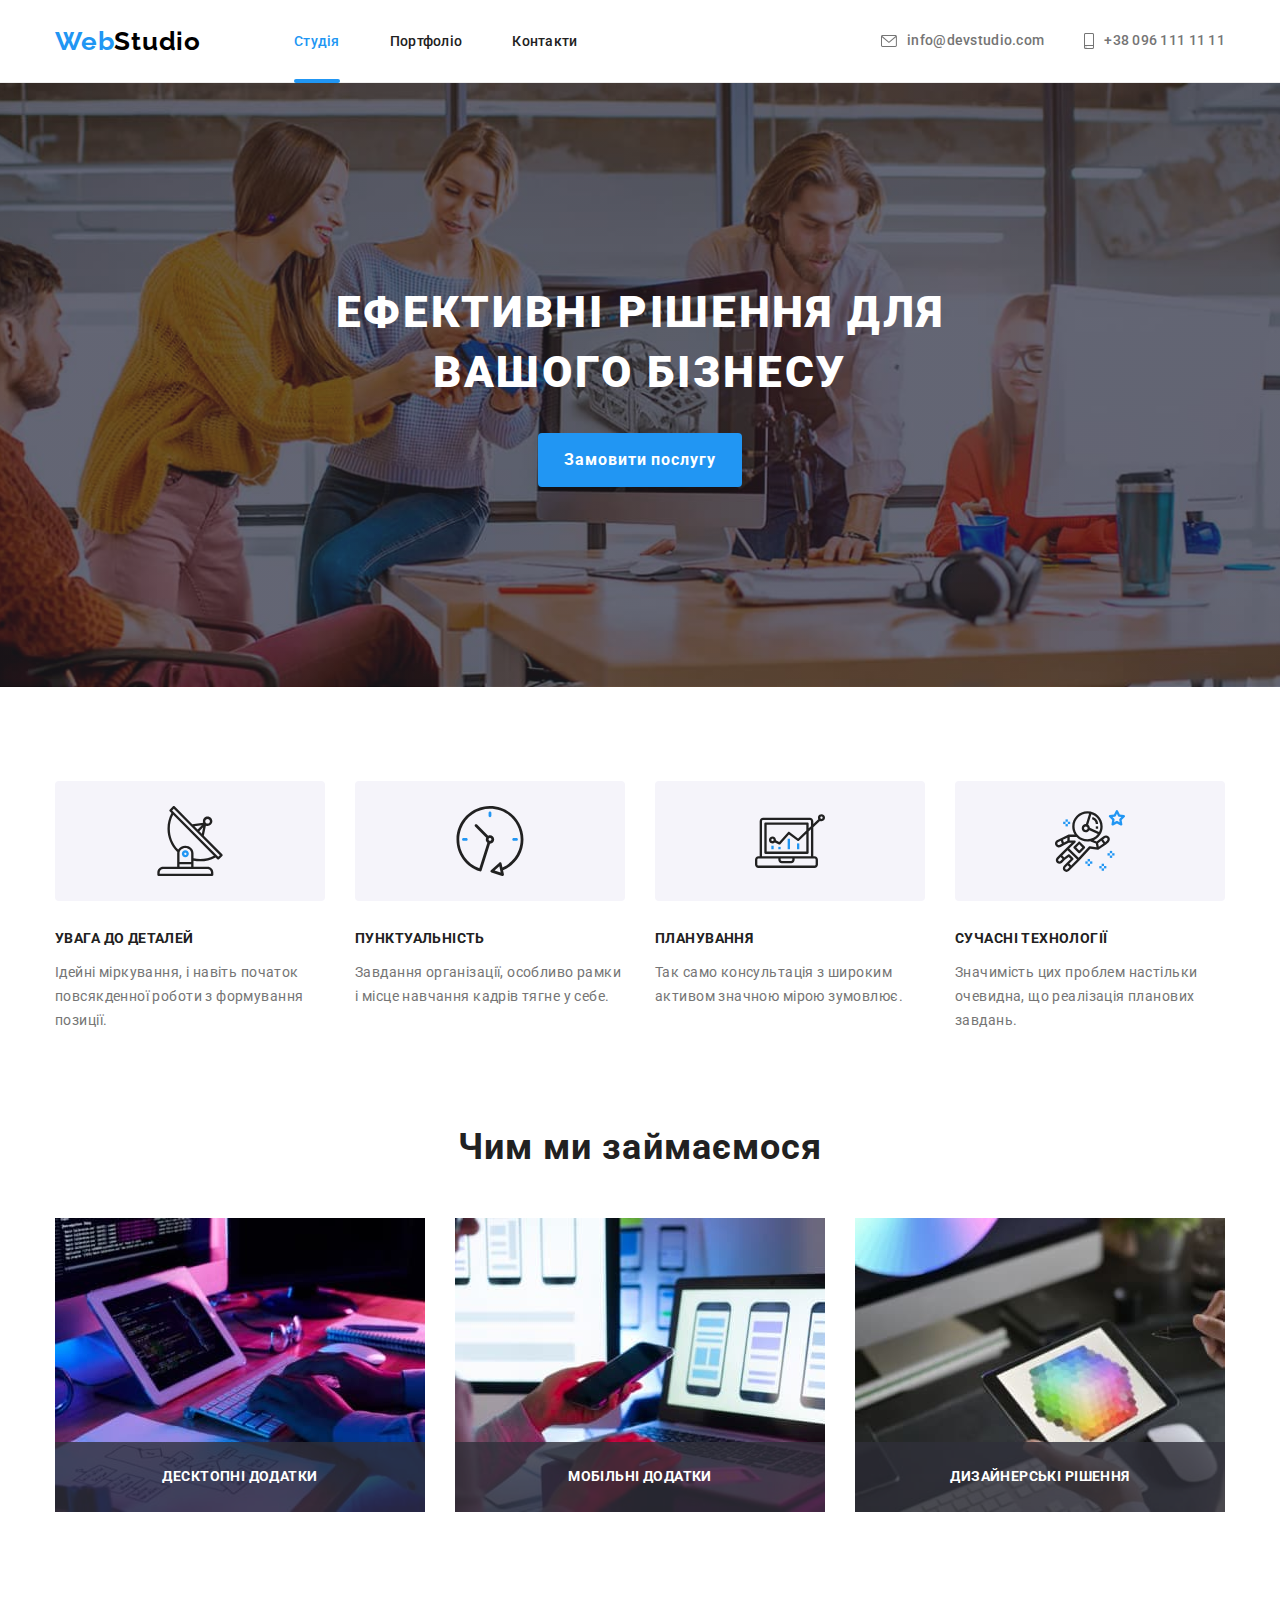
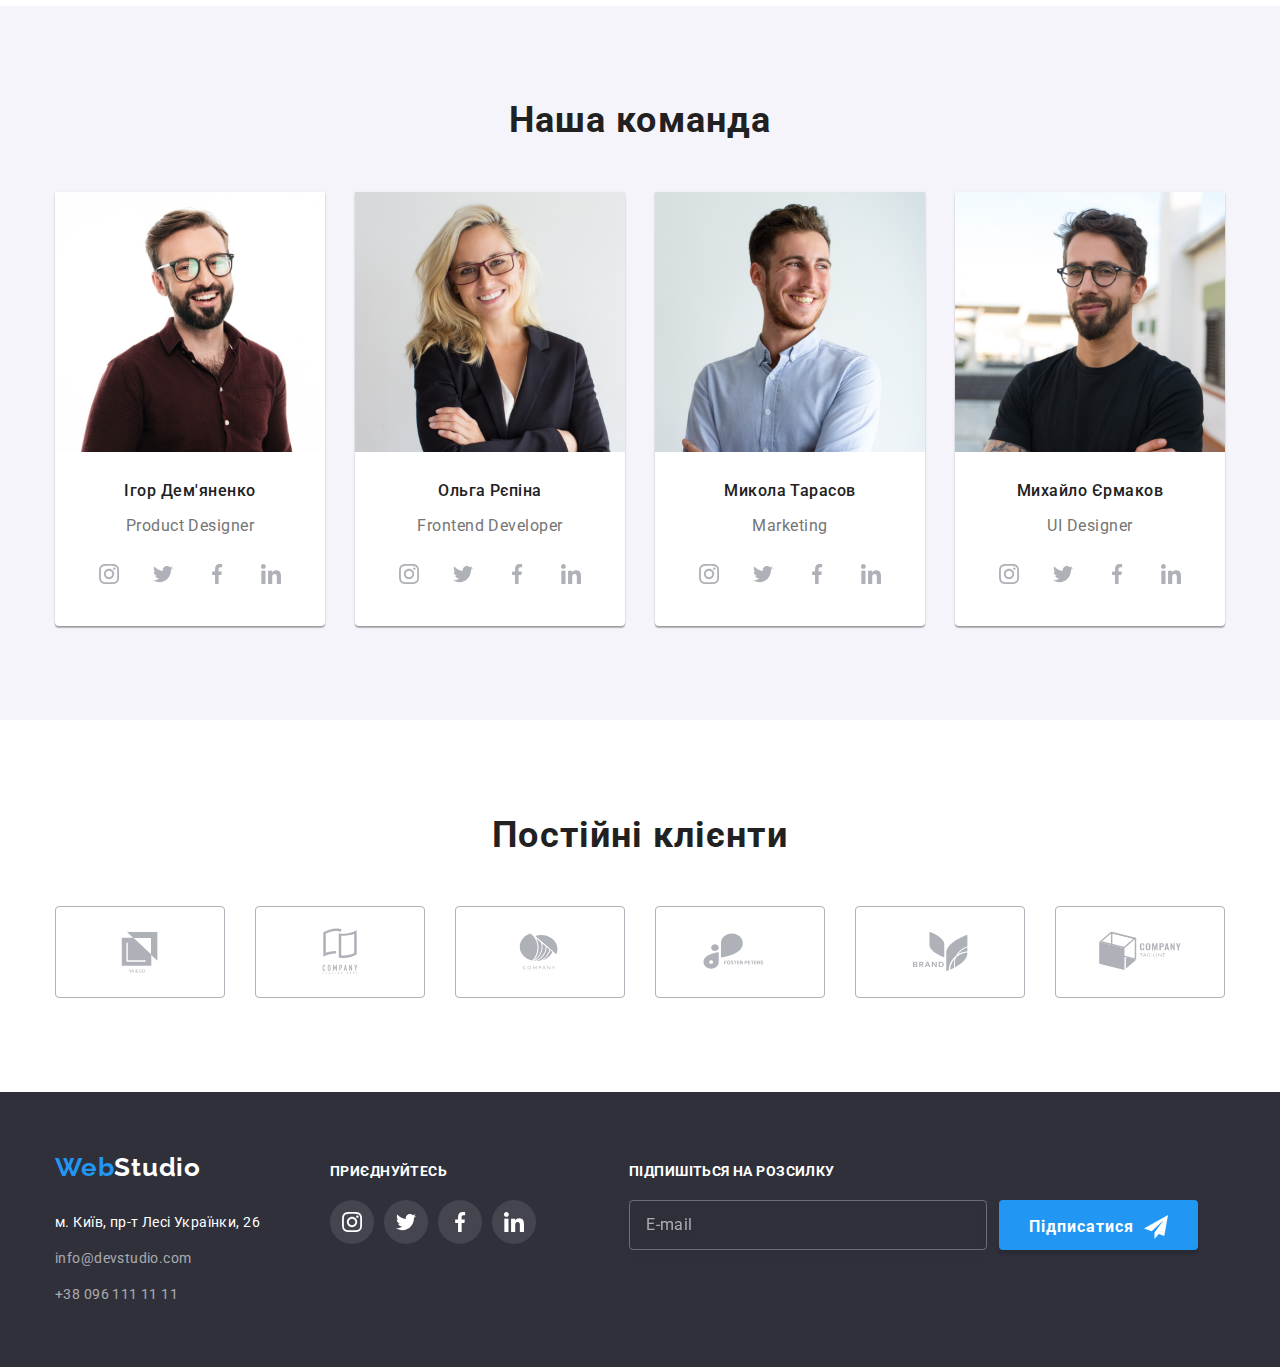
<file: index.html>
<!DOCTYPE html>
<html lang="uk">
  <head>
    <meta charset="UTF-8" />
    <meta http-equiv="X-UA-Compatible" content="IE=edge" />
    <meta name="viewport" content="width=device-width, initial-scale=1.0" />
    <title>WebStudio</title>
    <link
      href="https://fonts.googleapis.com/css2?family=Raleway:wght@700&family=Roboto:wght@400;500;700;900&display=swap"
      rel="stylesheet"
    />
    <link
      rel="stylesheet"
      href="https://cdnjs.cloudflare.com/ajax/libs/modern-normalize/1.1.0/modern-normalize.min.css"
    />
    <link rel="stylesheet" href="./css/main.min.css" />
  </head>
  <body>
    <!-- Шапка -->
    <header class="header">
      <div class="container header__container">
        <a href="./index.html" class="logo logo-header"
          ><span class="logo__partheader">Web</span>Studio</a
        >
        <nav class="header-menu">
          <ul class="header-menu__list">
            <li class="header-menu__item header-menu__item--current">
              <a class="header-menu__link header-menu__link--current" href="./index.html">Студія</a>
            </li>
            <li class="header-menu__item">
              <a class="header-menu__link" href="./portfolio.html">Портфоліо</a>
            </li>
            <li class="header-menu__item">
              <a class="header-menu__link" href="/">Контакти</a>
            </li>
          </ul>
        </nav>

            <!-- Контакти -->

        <ul class="header-contact">
          <li class="header-contact__item">
            <a href="maito:info@devstudio.com" class="header-contact__link">
              <svg class="header-contact__icon" width="16" height="12">
                <use href="./images/symbol-defs.svg#icon-envelope"></use>
              </svg>
              info@devstudio.com
            </a>
          </li>
          <li class="header-contact__item">
            <a href="tel:+380961111111" class="header-contact__link"
              ><svg class="header-contact__icon" width="10" height="16">
                <use href="./images/symbol-defs.svg#icon-smartphone"></use>
              </svg>
              +38 096 111 11 11
            </a>
          </li>
        </ul>
      </div>
    </header>

    <!--Герой -->

    <main>
      <section class="hero">
        <div class="container hero__container">
          <h1 class="hero__tittle">Ефективні рішення для вашого бізнесу</h1>
          <button type="button" class="button hero__button--primary" data-modal-open>Замовити послугу</button>
    
          <!-- Модальне вікно -->

          <div class="backdrop is-hidden" data-modal>
            <div class="modal">

              <div class="modal__container">
                <button data-modal-close class="modal__button">
                  <svg class="modal__icon" width="18" height="18">
                    <use href="./images/symbol-defs.svg#icon-close"></use>
                  </svg>
                </button>
              </div>

              <!-- Поле для заповнення -->
              
              <h3 class="modal__tittle">Залиште свої дані, ми вам передзвонимо</h3>
              <form class="form">
                <div class="modal__form-field form-field">
                  <label for="user-name" class="form-field__label">Ім'я</label>
                  <div class="form-field__control">
                    <input type="text" name="user-name" id="user-name" class="form-field__input">
                    <svg class="form-field__icon" width="18" height="18">
                      <use href="./images/symbol-defs.svg#icon-modalname"></use>
                    </svg>
                  </div>
                </div>

                <div class="modal__form-field form-field">
                  <label for="tel" class="form-field__label">Телефон</label>
                  <div class="form-field__control">
                    <input type="tel" name="tel" id="tel" class="form-field__input">
                    <svg class="form-field__icon" width="18" height="18">
                      <use href="./images/symbol-defs.svg#icon-modalphone"></use>
                    </svg>
                  </div>
                </div>

                <div class="modal__form-field form-field">
                  <label for="mail" class="form-field__label">Пошта</label>
                  <div class="form-field__control">
                    <input type="email" name="mail" id="mail" class="form-field__input">
                    <svg class="form-field__icon" width="18" height="18">
                      <use href="./images/symbol-defs.svg#icon-modalemail"></use>
                    </svg>
                  </div>
                </div>

                <div class="modal__form-field form-field">
                  <label for="comment" class="form-field__label">Коментар</label>
                  <textarea name="comment" id="comment" rows="7" placeholder="Введіть текст" class="form-field__input form-field__input--comment "></textarea>
                </div>

                <div class="modal-check">
                  <label for="check" class="modal-check__verification">Погоджуюся з розсилкою та приймаю <a href="#" class="modal-check__link">Умови договору</a>
                    <input type="checkbox" name="check" id="check" class="modal-check__input">
                    <svg class="modal-check__icon" width="16" height="15">
                      <use href="./images/symbol-defs.svg#icon-check"></use>
                    </svg>
                  </label>
                </div>
                <button type="submit" class="button modal-check__button">Відправити</button>
              </form>
            </div>
          </div>
        </div>
      </section>

      <!-- Перелік переваг -->

      <section class="section benefits">
        <div class="container beneffits__container">
          <h2 class="visually-hidden">Наші переваги</h2>
          <ul class="benefits__list">
            <li class="benefits__items">
              <div class="benefits__box">
                <svg class="benefits__icon" width="70" height="70">
                  <use href="./images/symbol-defs.svg#icon-antenna"></use>
                </svg>
              </div>
              <h3 class="benefits__title">УВАГА ДО ДЕТАЛЕЙ</h3>
              <p class="benefits__subtitle">
                Ідейні міркування, і навіть початок повсякденної роботи з
                формування позиції.
              </p>
            </li>
            <li class="benefits__items">
              <div class="benefits__box">
                <svg class="benefits__icon" width="70" height="70">
                  <use href="./images/symbol-defs.svg#icon-clock"></use>
                </svg>
              </div>
              <h3 class="benefits__title">ПУНКТУАЛЬНІСТЬ</h3>
              <p class="benefits__subtitle">
                Завдання організації, особливо рамки і місце навчання кадрів
                тягне у себе.
              </p>
            </li>
            <li class="benefits__items">
              <div class="benefits__box">
                <svg class="benefits__icon" width="70" height="70">
                  <use href="./images/symbol-defs.svg#icon-diagram"></use>
                </svg>
              </div>
              <h3 class="benefits__title">ПЛАНУВАННЯ</h3>
              <p class="benefits__subtitle">
                Так само консультація з широким активом значною мірою зумовлює.
              </p>
            </li>
            <li class="benefits__items">
              <div class="benefits__box">
                <svg class="benefits__icon" width="70" height="70">
                  <use href="./images/symbol-defs.svg#icon-astronaut"></use>
                </svg>
              </div>
              <h3 class="benefits__title">СУЧАСНІ ТЕХНОЛОГІЇ</h3>
              <p class="benefits__subtitle">
                Значимість цих проблем настільки очевидна, що реалізація
                планових завдань.
              </p>
            </li>
          </ul>
        </div>
      </section>
      <!-- Чим займаємось -->
      <section class="section work">
        <h3 class="work__title">Чим ми займаємося</h3>
        <div class="container work__container">
          <ul class="work__list">
            <li class="work__img">
              <div class="work__thumb">
                <img
                src="./images/section2/office.jpg"
                alt="крупним планом зображення програміста, який працює на робочому столі в офісі"
                width="370"/>
                <p class="work__subtitle">ДЕСКТОПНІ ДОДАТКИ</p>
              </div>
            </li>
            <li class="work__img">
              <div class="work__thumb">
                <img
                src="./images/section2/web_interface.jpg"
                alt="дизайнери веб-інтерфейсу розробляють програми для смартфонів"
                width="370"
              />
              <p class="work__subtitle">МОБІЛЬНІ ДОДАТКИ</p>
              </div>
            </li>
            <li class="work__img">
              <div class="work__thumb">
                <img
                src="./images/section2/web_design.jpg"
                alt="творчий художник веб-дизайн із робочим графічним планшетом із вибором кольорів"
                width="370"
              />
              <p class="work__subtitle">ДИЗАЙНЕРСЬКІ РІШЕННЯ</p>
              </div>
            </li>
          </ul>
        </div>
      </section>
      <!-- Команда робітників -->
      <section class="section teams">
        <h2 class="teams__title">Наша команда</h2>
        <div class="container teams__container">
          <ul class="teams__list">
            <li class="teams__card">
              <img
                src="./images/section3/product_designer.jpg"
                alt="Ігор Дем'яненко"
                width="270"
              />
              <div class="teams__card-bottom">
                <h3 class="teams__name">Ігор Дем'яненко</h3>
                <p class="teams__position">Product Designer</p>
                <ul class="social">
                  <li class="social__item">
                    <a href="#" class="social__link">
                      <svg class="social__icon" width="20" height="20">
                        <use
                          href="./images/symbol-defs.svg#icon-instagram"
                        ></use>
                      </svg>
                    </a>
                  </li>
                  <li class="social__item">
                    <a href="#" class="social__link">
                      <svg class="social__icon" width="20" height="20">
                        <use href="./images/symbol-defs.svg#icon-twitter"></use>
                      </svg>
                    </a>
                  </li>
                  <li class="social__item">
                    <a href="#" class="social__link">
                      <svg class="social__icon" width="20" height="20">
                        <use
                          href="./images/symbol-defs.svg#icon-facebook"
                        ></use>
                      </svg>
                    </a>
                  </li>
                  <li class="social__item">
                    <a href="#" class="social__link">
                      <svg class="social__icon" width="20" height="20">
                        <use
                          href="./images/symbol-defs.svg#icon-linkedin"
                        ></use>
                      </svg>
                    </a>
                  </li>
                </ul>
              </div>
            </li>
            <li class="teams__card">
              <img
                src="./images/section3/frontend_developer.jpg"
                alt="Ольга Рєпіна"
                width="270"
              />
              <div class="teams__card-bottom">
                <h3 class="teams__name">Ольга Рєпіна</h3>
                <p class="teams__position">Frontend Developer</p>
                <ul class="social">
                  <li class="social__item">
                    <a href="#" class="social__link">
                      <svg class="social__icon" width="20" height="20">
                        <use
                          href="./images/symbol-defs.svg#icon-instagram"
                        ></use>
                      </svg>
                    </a>
                  </li>
                  <li class="social__item">
                    <a href="#" class="social__link">
                      <svg class="social__icon" width="20" height="20">
                        <use href="./images/symbol-defs.svg#icon-twitter"></use>
                      </svg>
                    </a>
                  </li>
                  <li class="social__item">
                    <a href="#" class="social__link">
                      <svg class="social__icon" width="20" height="20">
                        <use
                          href="./images/symbol-defs.svg#icon-facebook"
                        ></use>
                      </svg>
                    </a>
                  </li>
                  <li class="social__item">
                    <a href="#" class="social__link">
                      <svg class="social__icon" width="20" height="20">
                        <use
                          href="./images/symbol-defs.svg#icon-linkedin"
                        ></use>
                      </svg>
                    </a>
                  </li>
                </ul>
              </div>
            </li>
            <li class="teams__card">
              <img
                src="./images/section3/marketing.jpg"
                alt="Микола Тарасов"
                width="270"
              />
              <div class="teams__card-bottom">
                <h3 class="teams__name">Микола Тарасов</h3>
                <p class="teams__position">Marketing</p>
                <ul class="social">
                  <li class="social__item">
                    <a href="#" class="social__link">
                      <svg class="social__icon" width="20" height="20">
                        <use
                          href="./images/symbol-defs.svg#icon-instagram"
                        ></use>
                      </svg>
                    </a>
                  </li>
                  <li class="social__item">
                    <a href="#" class="social__link">
                      <svg class="social__icon" width="20" height="20">
                        <use href="./images/symbol-defs.svg#icon-twitter"></use>
                      </svg>
                    </a>
                  </li>
                  <li class="social__item">
                    <a href="#" class="social__link">
                      <svg class="social__icon" width="20" height="20">
                        <use
                          href="./images/symbol-defs.svg#icon-facebook"
                        ></use>
                      </svg>
                    </a>
                  </li>
                  <li class="social__item">
                    <a href="#" class="social__link">
                      <svg class="social__icon" width="20" height="20">
                        <use
                          href="./images/symbol-defs.svg#icon-linkedin"
                        ></use>
                      </svg>
                    </a>
                  </li>
                </ul>
              </div>
            </li>
            <li class="teams__card">
              <img
                src="./images/section3/ui_designer.jpg"
                alt="Михайло Єрмаков"
                width="270"
              />
              <div class="teams__card-bottom">
                <h3 class="teams__name">Михайло Єрмаков</h3>
                <p class="teams__position">UI Designer</p>
                <ul class="social">
                  <li class="social__item">
                    <a href="#" class="social__link">
                      <svg class="social__icon" width="20" height="20">
                        <use
                          href="./images/symbol-defs.svg#icon-instagram"
                        ></use>
                      </svg>
                    </a>
                  </li>
                  <li class="social__item">
                    <a href="#" class="social__link">
                      <svg class="social__icon" width="20" height="20">
                        <use href="./images/symbol-defs.svg#icon-twitter"></use>
                      </svg>
                    </a>
                  </li>
                  <li class="social__item">
                    <a href="#" class="social__link">
                      <svg class="social__icon" width="20" height="20">
                        <use
                          href="./images/symbol-defs.svg#icon-facebook"
                        ></use>
                      </svg>
                    </a>
                  </li>
                  <li class="social__item">
                    <a href="#" class="social__link">
                      <svg class="social__icon" width="20" height="20">
                        <use
                          href="./images/symbol-defs.svg#icon-linkedin"
                        ></use>
                      </svg>
                    </a>
                  </li>
                </ul>
              </div>
            </li>
          </ul>
        </div>
      </section>
      <!-- Клієнти -->
      <section class="section client">
        <div class="container client__container">
          <h2 class="client__title">Постійні клієнти</h2>
          <ul class="client__list">
            <li class="client__item">
              <a href="#" class="client__link">
                <svg class="client__icon" width="170" height="92">
                  <use href="./images/symbol-defs.svg#icon-yaco"></use>
                </svg>
              </a>
            </li>
            <li class="client__item">
              <a href="#" class="client__link">
                <svg class="client__icon" width="170" height="92">
                  <use href="./images/symbol-defs.svg#icon-tagline"></use>
                </svg>
              </a>
            </li>
            <li class="client__item">
              <a href="#" class="client__link">
                <svg class="client__icon" width="170" height="92">
                  <use href="./images/symbol-defs.svg#icon-companeball"></use>
                </svg>
              </a>
            </li>
            <li class="client__item">
              <a href="#" class="client__link">
                <svg class="client__icon" width="170" height="92">
                  <use href="./images/symbol-defs.svg#icon-foster"></use>
                </svg>
              </a>
            </li>
            <li class="client__item">
              <a href="#" class="client__link">
                <svg class="client__icon" width="170" height="92">
                  <use href="./images/symbol-defs.svg#icon-brand"></use>
                </svg>
              </a>
            </li>
            <li class="client__item">
              <a href="#" class="client__link">
                <svg class="client__icon" width="170" height="92">
                  <use href="./images/symbol-defs.svg#icon-companytag"></use>
                </svg>
              </a>
            </li>
          </ul>
        </div>
      </section>
    </main>
    <!-- Контактна інформація -->
    <footer class="footer">
      <div class="container footer__container">
        <div class="footer__contact">
          <a href="./index.html" class="logo logo-footer"
            ><span class="logo__partheader">Web</span>Studio</a
          >
          <address class="contacts-group">
            <ul class="contacts-group__list">
              <li class="contacts-group__item">
                <a
                  href="https://goo.gl/maps/CPtrU1FHBa2aNyZL9"
                  target="_blank"
                  rel="noopener noreferrer nofollo"
                  class="contacts-group__link contacts-group__link--address"
                  >м. Київ, пр-т Лесі Українки, 26</a
                >
              </li>
              <li class="contacts-group__item">
                <a href="maito:info@devstudio.com" class="contacts-group__link"
                  >info@devstudio.com</a
                >
              </li>
              <li class="contacts-group__item">
                <a href="tel:+380961111111" class="contacts-group__link"
                  >+38 096 111 11 11</a
                >
              </li>
            </ul>
          </address>
        </div>
        <div class="subscription">
          <p class="subscription__tittle">Приєднуйтесь</p>
          <ul class="social">
            <li class="social__item">
              <a href="#" class="social__link subscription__link">
                <svg class="social__icon subscription__icon" width="20" height="20">
                  <use href="./images/symbol-defs.svg#icon-instagram"></use>
                </svg>
              </a>
            </li>
            <li class="social__item">
              <a href="#" class="social__link subscription__link">
                <svg class="social__icon subscription__icon" width="20" height="20">
                  <use href="./images/symbol-defs.svg#icon-twitter"></use>
                </svg>
              </a>
            </li>
            <li class="social__item">
              <a href="#" class="social__link subscription__link">
                <svg class="social__icon subscription__icon" width="20" height="20">
                  <use href="./images/symbol-defs.svg#icon-facebook"></use>
                </svg>
              </a>
            </li>
            <li class="social__item">
              <a href="#" class="social__link subscription__link">
                <svg class="social__icon subscription__icon" width="20" height="20">
                  <use href="./images/symbol-defs.svg#icon-linkedin"></use>
                </svg>
              </a>
            </li>
          </ul>
        </div>

          <form class="mailing">
            <p class="mailing__tittle">Підпишіться на розсилку</p>
            <div class="mailing__box">
              <input type="email" name="mail" id="email" placeholder="E-mail" class="mailing__input">
              <button type="submit" class="button mailing__button">Підписатися
                <svg class="mailing__icon" width="24" height="24">
                  <use href="./images/symbol-defs.svg#icon-send"></use>
                </svg>
              </button>
            </div>
          </form>
      </div>
    </footer>
    <script src="./js/modal.js"></script>
  </body>
</html>
</file>
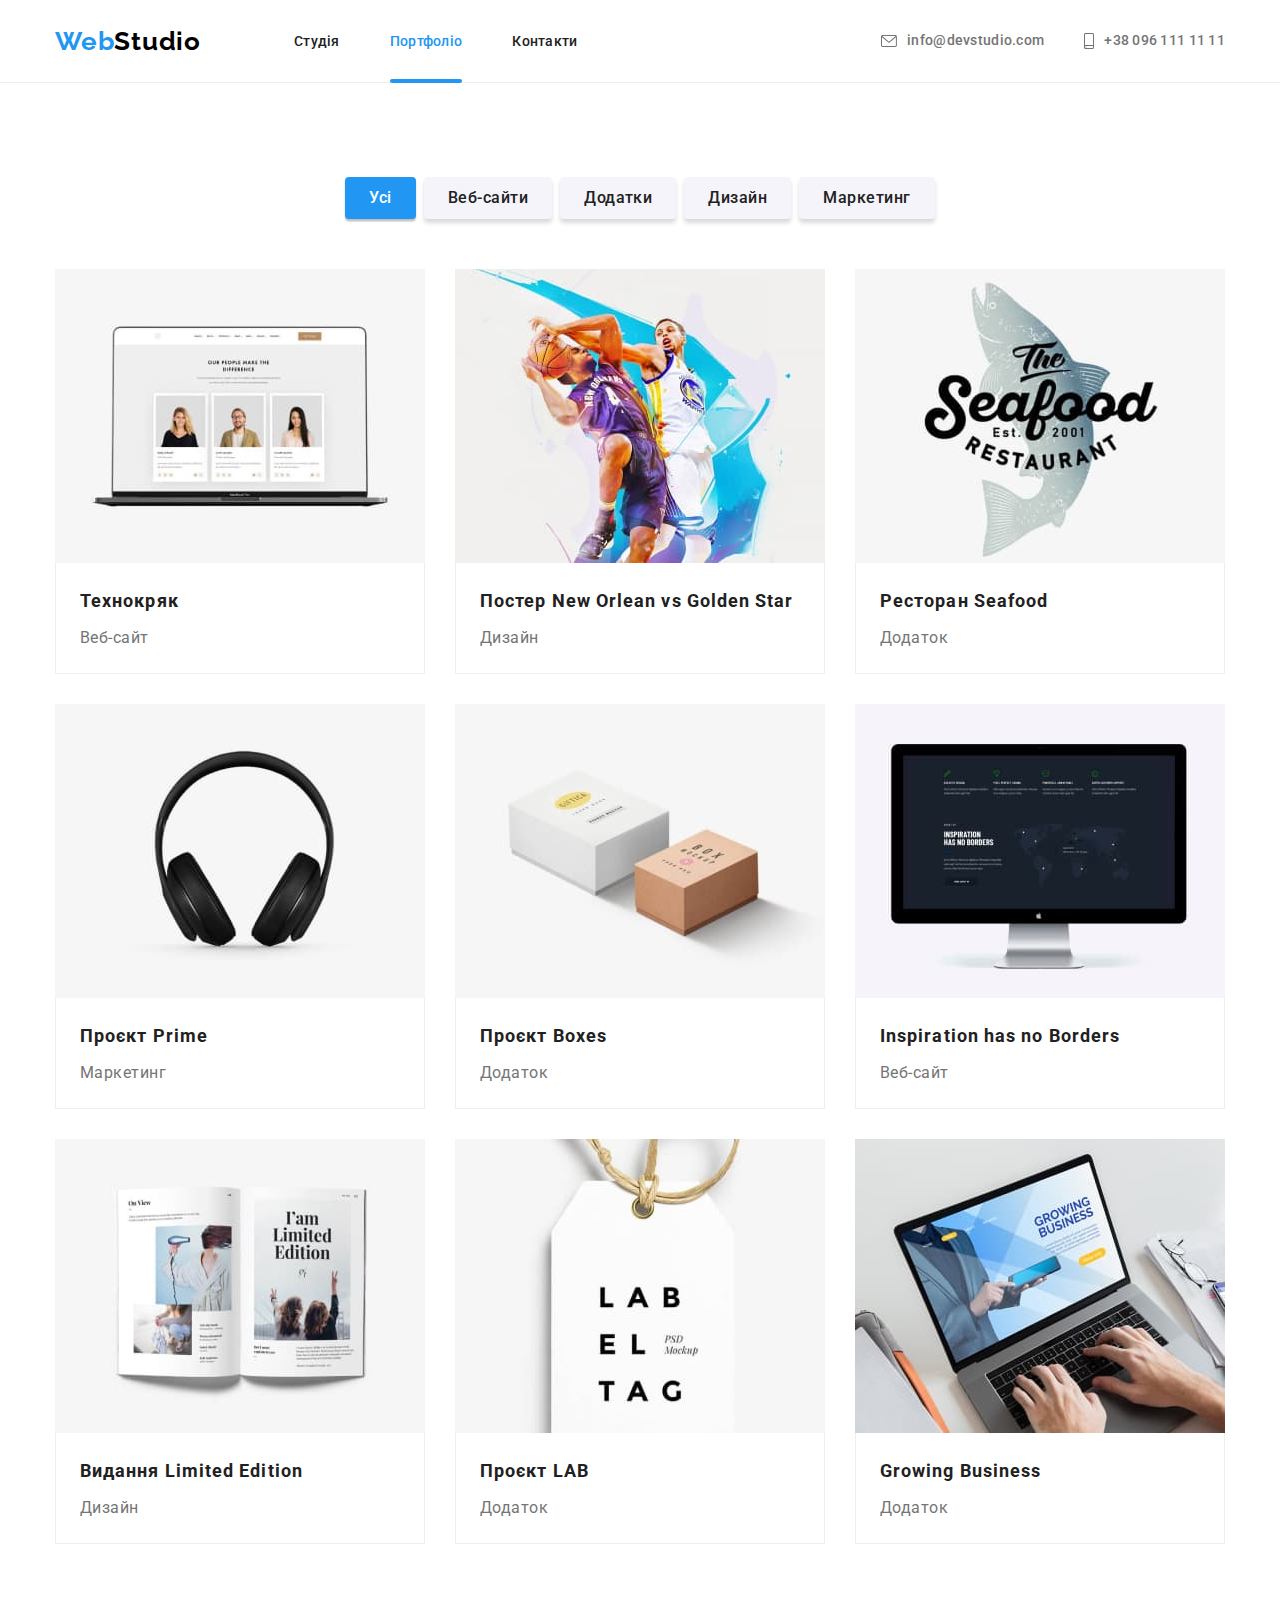
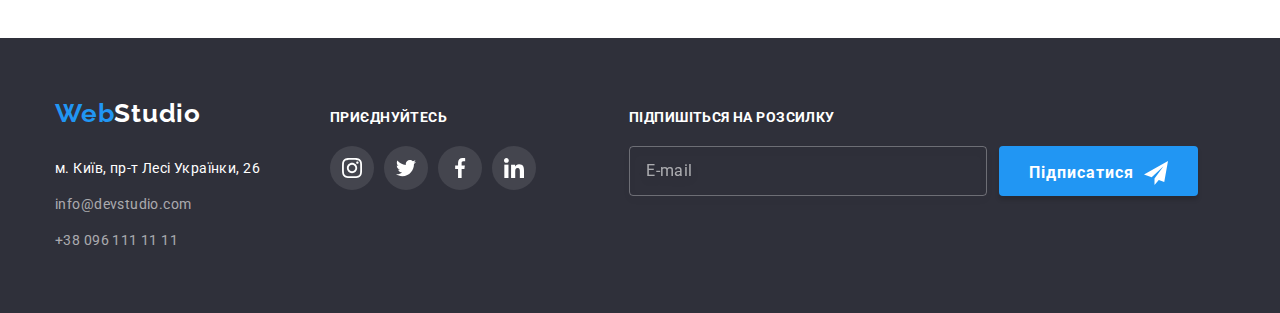
<file: portfolio.html>
<!DOCTYPE html>
<html lang="uk">
  <head>
    <meta charset="UTF-8" />
    <meta http-equiv="X-UA-Compatible" content="IE=edge" />
    <meta name="viewport" content="width=device-width, initial-scale=1.0" />
    <title>Портфоліо</title>
    <link
      href="https://fonts.googleapis.com/css2?family=Raleway:wght@700&family=Roboto:wght@400;500;700;900&display=swap"
      rel="stylesheet"
    />
    <link
      rel="stylesheet"
      href="https://cdnjs.cloudflare.com/ajax/libs/modern-normalize/1.1.0/modern-normalize.min.css"
    />
    <link rel="stylesheet" href="./css/main.min.css" />
  </head>
  <body>
    <header class="header">
      <div class="container header__container">
        <a href="./index.html" class="logo logo-header"
          ><span class="logo__partheader">Web</span>Studio</a
        >
        <nav class="header-menu">
          <ul class="header-menu__list">
            <li class="header-menu__item">
              <a class="header-menu__link" href="./index.html">Студія</a>
            </li>
            <li class="header-menu__item header-menu__item--current">
              <a class="header-menu__link header-menu__link--current" href="./portfolio.html"
                >Портфоліо</a
              >
            </li>
            <li class="header-menu__item">
              <a class="header-menu__link" href="/">Контакти</a>
            </li>
          </ul>
        </nav>

        <ul class="header-contact">
          <li class="header-contact__item">
            <a href="maito:info@devstudio.com" class="header-contact__link"
              >
              <svg class="header-contact__icon" width="16" height="12">
                <use href="./images/symbol-defs.svg#icon-envelope"></use>
              </svg> info@devstudio.com</a
            >
          </li>
          <li class="header-contact__item">
            <a href="tel:+380961111111" class="header-contact__link"
              >
              <svg class="header-contact__icon" width="10" height="16">
                <use href="./images/symbol-defs.svg#icon-smartphone"></use>
              </svg>+38 096 111 11 11</a
            >
          </li>
        </ul>
      </div>
    </header>
    <!--  -->
    <main>
      <section class="section filter-case">
        <div class="container filter-case__container">
          <h1 class="filter-case__tittle visually-hidden">Фільтри</h1>
          <ul class="filter">
            <li class="filter__item">
              <button type="button" class="button filter__button filter__button--current">
                Усі
              </button>
            </li>
            <li class="filter__item">
              <button type="button" class="button filter__button">
                Веб-сайти
              </button>
            </li>
            <li class="filter__item">
              <button type="button" class="button filter__button">Додатки</button>
            </li>
            <li class="filter__item">
              <button type="button" class="button filter__button">Дизайн</button>
            </li>
            <li class="filter__item">
              <button type="button" class="button filter__button">
                Маркетинг
              </button>
            </li>
          </ul>
        </div>
        <div class="container">
          <ul class="project">
            <li class="project__card">
              <a href="#" class="project__link">
                <div class="project__thumb">
                  <img
                  src="./images/portfolio/teh.jpg"
                  alt="ноутбук з відкритою сторінкою портфоліо"
                  width="370"/>
                  <p class="project__overlay is-hidden">
                    Ресурс пропонує комплексні пропозиції з різним рівнем функціоналу та сервісів. Все це дозволить відвідувачу отримати вичерпні відомості про компанію чи приватну особу.
                  </p>
                </div>
                <div class="project__text">
                  <h3 class="project__title">Технокряк</h3>
                  <p class="project__subtitle">Веб-сайт</p>
                </div>
              </a>
            </li>
            <li class="project__card">
              <a href="#" class="project__link">
                <div class="project__thumb">
                  <img
                  src="./images/portfolio/poster.jpg"
                  alt="Постер Новий Орлеан проти Голден Стар"
                  width="370"/>
                  <p class="project__overlay is-hidden">
                    Ресурс пропонує комплексні пропозиції з різним рівнем функціоналу та сервісів. Все це дозволить відвідувачу отримати вичерпні відомості про компанію чи приватну особу.
                  </p>
                </div>
                <div class="project__text">
                  <h3 class="project__title">Постер New Orlean vs Golden Star</h3>
                  <p class="project__subtitle">Дизайн</p>
                </div>
              </a>
            </li>
            <li class="project__card">
              <a href="#" class="project__link">
                <div class="project__thumb">
                  <img
                  src="./images/portfolio/resto.jpg"
                  alt="Емблема есторану морської їжі"
                  width="370"/>
                  <p class="project__overlay is-hidden">
                    Ресурс пропонує комплексні пропозиції з різним рівнем функціоналу та сервісів. Все це дозволить відвідувачу отримати вичерпні відомості про компанію чи приватну особу.
                  </p>
                </div>
                <div class="project__text">
                  <h3 class="project__title">Ресторан Seafood</h3>
                  <p class="project__subtitle">Додаток</p>
                </div>
              </a>
            </li>
            <li class="project__card">
              <a href="#" class="project__link">
                <div class="project__thumb">
                  <img
                  src="./images/portfolio/project_prime.jpg"
                  alt="Навушники"
                  width="370"/>
                  <p class="project__overlay is-hidden">
                    Ресурс пропонує комплексні пропозиції з різним рівнем функціоналу та сервісів. Все це дозволить відвідувачу отримати вичерпні відомості про компанію чи приватну особу.
                  </p>
                </div>
                <div class="project__text">
                  <h3 class="project__title">Проєкт Prime</h3>
                  <p class="project__subtitle">Маркетинг</p>
                </div>
              </a>
            </li>
            <li class="project__card">
              <a href="#" class="project__link">
                <div class="project__thumb">
                  <img
                  src="./images/portfolio/boxes.jpg"
                  alt="Дві картонні коробки"
                  width="370"/>
                  <p class="project__overlay is-hidden">
                    Ресурс пропонує комплексні пропозиції з різним рівнем функціоналу та сервісів. Все це дозволить відвідувачу отримати вичерпні відомості про компанію чи приватну особу.
                  </p>
                </div>
                <div class="project__text">
                  <h3 class="project__title">Проєкт Boxes</h3>
                  <p class="project__subtitle">Додаток</p>
                </div>
              </a>
            </li>
            <li class="project__card">
              <a href="#" class="project__link">
                <div class="project__thumb">
                  <img
                  src="./images/portfolio/inspiration.jpg"
                  alt="Монітор комп'ютера"
                  width="370"/>
                  <p class="project__overlay is-hidden">
                    Ресурс пропонує комплексні пропозиції з різним рівнем функціоналу та сервісів. Все це дозволить відвідувачу отримати вичерпні відомості про компанію чи приватну особу.
                  </p>
                </div>
                <div class="project__text">
                  <h3 class="project__title">Inspiration has no Borders</h3>
                  <p class="project__subtitle">Веб-сайт</p>
                </div>
              </a>
            </li>
            <li class="project__card">
              <a href="#" class="project__link">
                <div class="project__thumb">
                  <img
                  src="./images/portfolio/limited_edition.jpg"
                  alt="Розгорнутий журнал"
                  width="370"/>
                  <p class="project__overlay is-hidden">
                    Ресурс пропонує комплексні пропозиції з різним рівнем функціоналу та сервісів. Все це дозволить відвідувачу отримати вичерпні відомості про компанію чи приватну особу.
                  </p>
                </div>
                <div class="project__text">
                  <h3 class="project__title">Видання Limited Edition</h3>
                  <p class="project__subtitle">Дизайн</p>
                </div>
              </a>
            </li>
            <li class="project__card">
              <a href="#" class="project__link">
                <div class="project__thumb">
                  <img
                  src="./images/portfolio/project_lab.jpg"
                  alt="паперова бірка"
                  width="370" />
                  <p class="project__overlay is-hidden">
                    Ресурс пропонує комплексні пропозиції з різним рівнем функціоналу та сервісів. Все це дозволить відвідувачу отримати вичерпні відомості про компанію чи приватну особу.
                  </p>
                </div>
                <div class="project__text">
                  <h3 class="project__title">Проєкт LAB</h3>
                  <p class="project__subtitle">Додаток</p>
                </div>
              </a>
            </li>
            <li class="project__card">
              <a href="#" class="project__link">
                <div class="project__thumb">
                  <img
                  src="./images/portfolio/growing_business.jpg"
                  alt="робітник працює за ноутбуком"
                  width="370"/>
                  <p class="project__overlay is-hidden">
                    Ресурс пропонує комплексні пропозиції з різним рівнем функціоналу та сервісів. Все це дозволить відвідувачу отримати вичерпні відомості про компанію чи приватну особу.
                  </p>
                </div>
                <div class="project__text">
                  <h3 class="project__title">Growing Business</h3>
                  <p class="project__subtitle">Додаток</p>
                </div>
              </a>
            </li>
          </ul>
        </div>
      </section>
    </main>
    <footer class="footer">
      <div class="container footer__container">
        <div class="footer__contact">
          <a href="./index.html" class="logo logo-footer"
            ><span class="logo__partheader">Web</span>Studio</a
          >
          <address class="contacts-group">
            <ul class="contacts-group__list">
              <li class="contacts-group__item">
                <a
                  href="https://goo.gl/maps/CPtrU1FHBa2aNyZL9"
                  target="_blank"
                  rel="noopener noreferrer nofollo"
                  class="contacts-group__link contacts-group__link--address"
                  >м. Київ, пр-т Лесі Українки, 26</a
                >
              </li>
              <li class="contacts-group__item">
                <a href="maito:info@devstudio.com" class="contacts-group__link"
                  >info@devstudio.com</a
                >
              </li>
              <li class="contacts-group__item">
                <a href="tel:+380961111111" class="contacts-group__link"
                  >+38 096 111 11 11</a
                >
              </li>
            </ul>
          </address>
        </div>
        <div class="subscription">
          <p class="subscription__tittle">Приєднуйтесь</p>
          <ul class="social">
            <li class="social__item">
              <a href="#" class="social__link subscription__link">
                <svg class="social__icon subscription__icon" width="20" height="20">
                  <use href="./images/symbol-defs.svg#icon-instagram"></use>
                </svg>
              </a>
            </li>
            <li class="social__item">
              <a href="#" class="social__link subscription__link">
                <svg class="social__icon subscription__icon" width="20" height="20">
                  <use href="./images/symbol-defs.svg#icon-twitter"></use>
                </svg>
              </a>
            </li>
            <li class="social__item">
              <a href="#" class="social__link subscription__link">
                <svg class="social__icon subscription__icon" width="20" height="20">
                  <use href="./images/symbol-defs.svg#icon-facebook"></use>
                </svg>
              </a>
            </li>
            <li class="social__item">
              <a href="#" class="social__link subscription__link">
                <svg class="social__icon subscription__icon" width="20" height="20">
                  <use href="./images/symbol-defs.svg#icon-linkedin"></use>
                </svg>
              </a>
            </li>
          </ul>
        </div>

          <form class="mailing">
            <p class="mailing__tittle">Підпишіться на розсилку</p>
            <div class="mailing__box">
              <input type="email" name="mail" id="email" placeholder="E-mail" class="mailing__input">
              <button type="submit" class="button mailing__button">Підписатися
                <svg class="mailing__icon" width="24" height="24">
                  <use href="./images/symbol-defs.svg#icon-send"></use>
                </svg>
              </button>
            </div>
          </form>
      </div>
    </footer>
  </body>
</html>
</file>
<file: css/main.min.css>
body{font-family:"Roboto",sans-serif;color:var(--primary-text-color);background-color:var(--primary-background-color)}h1,h2,h3,h4,h5,h6,p{margin-top:0}ul{list-style:none;padding-left:0;margin:0}img{display:block;max-width:100%;height:auto}address{font-style:normal}.section{padding-top:94px;padding-bottom:94px}.visually-hidden{position:absolute;white-space:nowrap;width:1px;height:1px;overflow:hidden;border:0;padding:0;clip:rect(0 0 0 0);-webkit-clip-path:inset(50%);clip-path:inset(50%);margin:-1px}.container{width:1200px;padding-left:15px;padding-right:15px;margin-left:auto;margin-right:auto}:root{--primary-text-color: #757575;--tittle-text-color: #212121;--accent-color: #2196F3;--primary-color: #F5F4FA;--primary-background-color:#FFFFFF;--secondary-background-color: #2F303A;--color-text-action: #FFFFFF;--black-color: #000000;--font-family: inherit;--text-color-rjb: rgba(255, 255, 255, 0.6);--border-color: 1px solid #EEEEEE;--color-icon: #AFB1B8;--background-color-hover: #188CE8}.header{border-bottom:var(--border-color)}.header__container{display:-webkit-box;display:-ms-flexbox;display:flex;-webkit-box-align:center;-ms-flex-align:center;align-items:center}.logo{color:var(--black-color);font-family:"Raleway",sans-serif;text-decoration:none;font-weight:700;font-size:26px;line-height:1.19;letter-spacing:.03em}.logo__partheader{color:var(--accent-color)}.logo-footer{color:var(--color-text-action)}.logo-header{margin-right:93px}.header-menu__item{color:var(--tittle-text-color);position:relative;margin-left:50px;padding-top:32px;padding-bottom:32px}.header-menu__item--current{color:var(--accent-color)}.header-menu__item--current::after{content:"";position:absolute;left:0;bottom:0;width:100%;height:4px;border-radius:2px;background-color:var(--accent-color);bottom:-1px}.header-menu__list{display:-webkit-box;display:-ms-flexbox;display:flex;list-style-type:none}.header-menu__list .header-menu__item:first-child{margin-left:0px}.header-menu__link{font-weight:500;font-size:14px;line-height:1.14;letter-spacing:.02em;-webkit-transition-property:opacity,color;transition-property:opacity,color;-webkit-transition-duration:250ms;transition-duration:250ms;-webkit-transition-timing-function:cubic-bezier(0.4, 0, 0.2, 1);transition-timing-function:cubic-bezier(0.4, 0, 0.2, 1);padding-top:32px;padding-bottom:32px;text-decoration:none;color:inherit}.header-menu__link::after{content:"";position:absolute;left:0;bottom:0;opacity:0;display:-webkit-box;display:-ms-flexbox;display:flex;width:100%;height:4px;background-color:var(--accent-color);border-radius:2px;bottom:-1px;-webkit-transition-property:opacity,color;transition-property:opacity,color;-webkit-transition-duration:250ms;transition-duration:250ms;-webkit-transition-timing-function:cubic-bezier(0.4, 0, 0.2, 1);transition-timing-function:cubic-bezier(0.4, 0, 0.2, 1)}.header-menu__link:hover::after{opacity:1}.header-menu__link:hover,.header-menu__link:focus{color:var(--accent-color)}.header-contact{display:-webkit-box;display:-ms-flexbox;display:flex;padding:0;margin-left:auto}.header-contact__item{margin-left:40px}.header-contact__item:first-child{margin-left:0}.header-contact__link{display:-webkit-box;display:-ms-flexbox;display:flex;-webkit-box-align:center;-ms-flex-align:center;align-items:center;gap:10px;color:var(--primary-text-color);fill:var(--primary-text-color);font-weight:500;font-size:14px;line-height:1.14;letter-spacing:.02em;text-decoration:none;margin-left:auto;-webkit-transition-property:fill,color;transition-property:fill,color;-webkit-transition-duration:250ms;transition-duration:250ms;-webkit-transition-timing-function:cubic-bezier(0.4, 0, 0.2, 1);transition-timing-function:cubic-bezier(0.4, 0, 0.2, 1)}.header-contact__link:hover,.header-contact__link:focus,.header-contact__link .header-contact__icon:hover,.header-contact__link .header-contact__icon:focus{color:var(--accent-color);fill:var(--accent-color)}.hero{background-color:rgba(47,48,58,.4);max-width:1600px;margin-left:auto;margin-right:auto;background-image:-webkit-gradient(linear, left top, right top, from(rgba(47, 48, 58, 0.4)), to(rgba(47, 48, 58, 0.4))),url(../images/hero.jpg);background-image:linear-gradient(to right, rgba(47, 48, 58, 0.4), rgba(47, 48, 58, 0.4)),url(../images/hero.jpg);background-repeat:no-repeat;background-size:cover;background-position:center;padding-top:200px;padding-bottom:200px}.hero__container{text-align:center}.hero__tittle{color:var(--color-text-action);font-weight:900;font-size:44px;line-height:1.36;letter-spacing:.06em;text-align:center;text-transform:uppercase;max-width:696px;margin:0 auto;margin-bottom:30px}.hero__button--primary{padding:10px 24px;min-width:200px}.hero__button--primary:hover,.hero__button--primary:focus{background-color:var(--background-color-hover);color:var(--color-text-action);border-color:rgba(0,0,0,0);-webkit-box-shadow:0px 3px 1px rgba(0,0,0,.1),0px 1px 2px rgba(0,0,0,.08),0px 2px 2px rgba(0,0,0,.12);box-shadow:0px 3px 1px rgba(0,0,0,.1),0px 1px 2px rgba(0,0,0,.08),0px 2px 2px rgba(0,0,0,.12)}.button{background-color:var(--accent-color);color:var(--color-text-action);border-color:rgba(0,0,0,0);border-radius:4px;text-align:center;cursor:pointer;font-family:inherit;font-weight:700;font-size:16px;line-height:1.87;letter-spacing:.06em;-webkit-transition-property:color,background-color,-webkit-box-shadow;transition-property:color,background-color,-webkit-box-shadow;transition-property:color,background-color,box-shadow;transition-property:color,background-color,box-shadow,-webkit-box-shadow;-webkit-transition-duration:250ms;transition-duration:250ms;-webkit-transition-timing-function:cubic-bezier(0.4, 0, 0.2, 1);transition-timing-function:cubic-bezier(0.4, 0, 0.2, 1);-webkit-box-shadow:0px 4px 4px rgba(0,0,0,.15);box-shadow:0px 4px 4px rgba(0,0,0,.15)}.backdrop{position:fixed;visibility:inherit;opacity:1;top:0;left:0;width:100%;height:100%;background-color:rgba(0,0,0,.2);z-index:1;-webkit-transition-property:visibility,opacity,scale;transition-property:visibility,opacity,scale;-webkit-transition-duration:250ms;transition-duration:250ms;-webkit-transition-timing-function:cubic-bezier(0.4, 0, 0.2, 1);transition-timing-function:cubic-bezier(0.4, 0, 0.2, 1)}.backdrop.is-hidden{visibility:hidden;opacity:0;pointer-events:none}.backdrop.is-hidden .modal{-webkit-transform:translate(-50%, -50%) scale(0.9);transform:translate(-50%, -50%) scale(0.9)}.modal{padding:40px;position:absolute;top:50%;left:50%;-webkit-transform:translate(-50%, -50%) scale(1);transform:translate(-50%, -50%) scale(1);-webkit-transition-property:visibility,opacity,scale;transition-property:visibility,opacity,scale;-webkit-transition-duration:250ms;transition-duration:250ms;-webkit-transition-timing-function:cubic-bezier(0.4, 0, 0.2, 1);transition-timing-function:cubic-bezier(0.4, 0, 0.2, 1);min-height:581px;min-width:528px;background-color:var(--primary-background-color)}.modal__container{display:-webkit-box;display:-ms-flexbox;display:flex;-webkit-box-align:center;-ms-flex-align:center;align-items:center}.modal__form-field{margin-bottom:10px}.modal__tittle{margin-bottom:12px;font-weight:700;font-size:20px;line-height:1.15;text-align:center;letter-spacing:.03em;color:var(--tittle-text-color)}.modal .modal__icon{position:absolute;top:6px;right:50%;-webkit-transform:translateX(50%);transform:translateX(50%);fill:var(--black-color);-webkit-transition-property:fill;transition-property:fill;-webkit-transition-duration:250ms;transition-duration:250ms;-webkit-transition-timing-function:cubic-bezier(0.4, 0, 0.2, 1);transition-timing-function:cubic-bezier(0.4, 0, 0.2, 1)}.modal .modal__icon:hover,.modal .modal__icon:focus{fill:var(--accent-color)}.modal__button{position:absolute;border:1px solid rgba(0,0,0,.1);border-radius:50%;width:30px;height:30px;background-color:var(--primary-background-color);top:8px;right:8px}.modal__button:hover,.modal__button:focus{cursor:pointer}.form-field{display:-webkit-box;display:-ms-flexbox;display:flex;-webkit-box-orient:vertical;-webkit-box-direction:normal;-ms-flex-direction:column;flex-direction:column;-webkit-box-pack:center;-ms-flex-pack:center;justify-content:center;-webkit-box-align:start;-ms-flex-align:start;align-items:flex-start}.form-field__label{font-weight:400;font-size:12px;line-height:1.14;letter-spacing:.01em;color:var(--primary-text-color);margin-bottom:4px}.form-field__control{position:relative}.form-field__icon{fill:var(--tittle-text-color);position:absolute;top:11px;left:12px;-webkit-transition-property:fill;transition-property:fill;-webkit-transition-duration:250ms;transition-duration:250ms;-webkit-transition-timing-function:cubic-bezier(0.4, 0, 0.2, 1);transition-timing-function:cubic-bezier(0.4, 0, 0.2, 1)}.form-field__input{border:1px solid rgba(33,33,33,.2);border-radius:4px;width:448px;height:40px;padding:0 12px 0 40px;outline:none;-webkit-transition-property:border-color;transition-property:border-color;-webkit-transition-duration:250ms;transition-duration:250ms;-webkit-transition-timing-function:cubic-bezier(0.4, 0, 0.2, 1);transition-timing-function:cubic-bezier(0.4, 0, 0.2, 1)}.form-field__input:hover,.form-field__input:focus{border-color:var(--accent-color)}.form-field__input:hover+.form-field__icon,.form-field__input:focus+.form-field__icon{fill:var(--accent-color)}.form-field__input--comment{width:100%;height:120px;font-weight:400;font-size:12px;line-height:1.16;letter-spacing:.01em;padding:12px 16px;margin-bottom:0;resize:none}.form-field__input--comment::-webkit-input-placeholder{color:rgba(117,117,117,.5)}.form-field__input--comment::-moz-placeholder{color:rgba(117,117,117,.5)}.form-field__input--comment:-ms-input-placeholder{color:rgba(117,117,117,.5)}.form-field__input--comment::-ms-input-placeholder{color:rgba(117,117,117,.5)}.form-field__input--comment::placeholder{color:rgba(117,117,117,.5)}.modal-check{display:-webkit-box;display:-ms-flexbox;display:flex;margin:auto;-webkit-box-pack:center;-ms-flex-pack:center;justify-content:center;-webkit-box-align:center;-ms-flex-align:center;align-items:center;margin-top:20px;margin-bottom:30px}.modal-check__link{color:var(--accent-color)}.modal-check__icon{position:absolute;top:4px;right:100%;-webkit-transform:translateX(10%);transform:translateX(10%);fill:rgba(0,0,0,0);border-radius:2px;border:2px solid var(--tittle-text-color)}.modal-check__verification{position:relative;padding-left:8px;margin:auto;font-weight:400;font-size:14px;line-height:1.71;letter-spacing:.03em;color:var(--primary-text-color)}.modal-check__input{-webkit-appearance:none;-moz-appearance:none;appearance:none}.modal-check__input:checked+.modal-check__icon{background-color:var(--accent-color);fill:var(--color-text-action);border-radius:2px;border-color:var(--accent-color)}.modal-check__button{display:-webkit-box;display:-ms-flexbox;display:flex;-webkit-box-pack:center;-ms-flex-pack:center;justify-content:center;-webkit-box-align:center;-ms-flex-align:center;align-items:center;margin:auto;text-align:center;width:200px;height:50px;border:inherit}.modal-check__button:hover,.modal-check__button:focus{background-color:var(--background-color-hover);cursor:pointer}.benefits__box{display:-webkit-box;display:-ms-flexbox;display:flex;-webkit-box-pack:center;-ms-flex-pack:center;justify-content:center;-webkit-box-align:center;-ms-flex-align:center;align-items:center;background-color:var(--primary-color);width:270px;height:120px;margin-bottom:30px;border-radius:4px}.benefits__items{width:270px}.benefits__title{color:var(--tittle-text-color);font-size:14px;font-weight:700;line-height:1.14;letter-spacing:.03em;text-align:left;text-transform:uppercase;font-family:inherit}.benefits__subtitle{font-size:14px;line-height:1.71;letter-spacing:.03em;text-align:left;margin-bottom:0}.benefits__list{display:-webkit-box;display:-ms-flexbox;display:flex;-webkit-box-pack:justify;-ms-flex-pack:justify;justify-content:space-between}.benefits__list .benefits__items:not(:last-child){margin-right:30px}.work{padding-top:0}.work__thumb{position:relative}.work__title{color:var(--tittle-text-color);font-size:36px;font-weight:700;line-height:1.16;letter-spacing:.03em;text-align:center;font-family:inherit;margin-bottom:50px}.work__subtitle{position:absolute;color:var(--color-text-action);font-weight:700;font-size:14px;line-height:1.14;text-align:center;letter-spacing:.03em;text-transform:uppercase;font-family:inherit;margin:0;left:0;bottom:0;width:100%;height:70px;background-color:rgba(47,48,58,.8);padding-top:27px;padding-bottom:27px}.work__img{margin-right:30px}.work__list{display:-webkit-box;display:-ms-flexbox;display:flex;-webkit-box-pack:center;-ms-flex-pack:center;justify-content:center;list-style-type:none}.work__list .work__img:last-child{margin-right:0}.teams{background-color:var(--primary-color)}.teams__title{color:var(--tittle-text-color);font-size:36px;font-weight:700;line-height:1.16;letter-spacing:.03em;text-align:center;font-family:inherit;margin-bottom:50px;display:-webkit-box;display:-ms-flexbox;display:flex;-webkit-box-pack:center;-ms-flex-pack:center;justify-content:center}.teams__card{background-color:var(--primary-background-color);-webkit-box-shadow:0px 1px 3px rgba(0,0,0,.12),0px 1px 1px rgba(0,0,0,.14),0px 2px 1px rgba(0,0,0,.2);box-shadow:0px 1px 3px rgba(0,0,0,.12),0px 1px 1px rgba(0,0,0,.14),0px 2px 1px rgba(0,0,0,.2);border-radius:0px 0px 4px 4px;margin-right:30px}.teams__card-bottom{padding-top:30px;padding-bottom:30px}.teams__name{color:var(--tittle-text-color);font-size:16px;font-weight:500;line-height:1.18;letter-spacing:.03em;text-align:center;text-transform:capitalize}.teams__position{font-size:16px;line-height:1.18;letter-spacing:.03em;text-align:center;text-transform:capitalize;margin-bottom:16px}.teams__list{display:-webkit-box;display:-ms-flexbox;display:flex;-webkit-box-align:center;-ms-flex-align:center;align-items:center;-webkit-box-pack:center;-ms-flex-pack:center;justify-content:center;list-style-type:none}.teams__list .teams__card:last-child{margin-right:0}.social{display:-webkit-box;display:-ms-flexbox;display:flex;-webkit-box-align:center;-ms-flex-align:center;align-items:center;-webkit-box-pack:center;-ms-flex-pack:center;justify-content:center;gap:10px;padding-top:0}.social__item{width:44px;height:44px}.social__link{display:-webkit-box;display:-ms-flexbox;display:flex;-webkit-box-align:center;-ms-flex-align:center;align-items:center;-webkit-box-pack:center;-ms-flex-pack:center;justify-content:center;width:100%;height:100%;background-color:var(--primary-background-color);fill:var(--color-icon);border-radius:50%;-webkit-transition-property:background-color,fill;transition-property:background-color,fill;-webkit-transition-duration:250ms;transition-duration:250ms;-webkit-transition-timing-function:cubic-bezier(0.4, 0, 0.2, 1);transition-timing-function:cubic-bezier(0.4, 0, 0.2, 1)}.social__link:hover,.social__link:focus{background-color:var(--accent-color);fill:var(--color-text-action)}.client__title{color:var(--tittle-text-color);font-weight:700;font-size:36px;line-height:42px;text-align:center;letter-spacing:.03em}.client__list{display:-webkit-box;display:-ms-flexbox;display:flex;gap:30px;margin-top:50px}.client__item{-ms-flex-preferred-size:30px;flex-basis:30px}.client__link{display:-webkit-box;display:-ms-flexbox;display:flex;border:1px solid var(--color-icon);border-radius:4px;fill:var(--color-icon);-webkit-box-pack:center;-ms-flex-pack:center;justify-content:center;-webkit-box-align:center;-ms-flex-align:center;align-items:center;width:170px;height:92px;-webkit-transition-property:fill,border-color;transition-property:fill,border-color;-webkit-transition-duration:250ms;transition-duration:250ms;-webkit-transition-timing-function:cubic-bezier(0.4, 0, 0.2, 1);transition-timing-function:cubic-bezier(0.4, 0, 0.2, 1)}.client__link:hover,.client__link:focus{fill:var(--accent-color);border-color:var(--accent-color)}.footer{background-color:var(--secondary-background-color);padding-top:60px;padding-bottom:60px}.footer__container{display:-webkit-box;display:-ms-flexbox;display:flex;-webkit-box-align:baseline;-ms-flex-align:baseline;align-items:baseline}.contacts-group{margin-top:28px}.contacts-group__list{margin-right:70px;list-style-type:none}.contacts-group__item:not(:last-child){margin-bottom:12px}.contacts-group__link{color:rgba(255,255,255,.6);font-size:14px;line-height:1.71;letter-spacing:.03em;text-align:left;font-style:normal;text-decoration:none;-webkit-transition-property:color;transition-property:color;-webkit-transition-duration:250ms;transition-duration:250ms;-webkit-transition-timing-function:cubic-bezier(0.4, 0, 0.2, 1);transition-timing-function:cubic-bezier(0.4, 0, 0.2, 1)}.contacts-group__link:hover,.contacts-group__link:focus{color:var(--accent-color)}.contacts-group__link--address{color:var(--color-text-action)}.subscription__tittle{color:var(--color-text-action);font-weight:700;font-size:14px;line-height:1.14;letter-spacing:.03em;text-transform:uppercase;margin-bottom:20px}.subscription__link{background-color:rgba(255,255,255,.1);fill:var(--color-text-action)}.subscription__link:hover,.subscription__link:focus{background-color:var(--accent-color);fill:var(--color-text-action)}.mailing{margin-left:93px}.mailing__tittle{font-weight:700;font-size:14px;line-height:1.14;letter-spacing:.03em;text-transform:uppercase;color:var(--color-text-action);margin-bottom:20px}.mailing__icon{position:absolute;fill:var(--primary-background-color);top:13px;right:28px}.mailing__box{display:-webkit-box;display:-ms-flexbox;display:flex}.mailing__box input::-webkit-input-placeholder{color:rgba(255,255,255,.6);font-weight:400;font-size:16px;line-height:1.25;letter-spacing:.03em}.mailing__box input::-moz-placeholder{color:rgba(255,255,255,.6);font-weight:400;font-size:16px;line-height:1.25;letter-spacing:.03em}.mailing__box input:-ms-input-placeholder{color:rgba(255,255,255,.6);font-weight:400;font-size:16px;line-height:1.25;letter-spacing:.03em}.mailing__box input::-ms-input-placeholder{color:rgba(255,255,255,.6);font-weight:400;font-size:16px;line-height:1.25;letter-spacing:.03em}.mailing__box input::placeholder{color:rgba(255,255,255,.6);font-weight:400;font-size:16px;line-height:1.25;letter-spacing:.03em}.mailing__button{position:relative;padding:10px 62px 10px 28px;margin-left:12px;max-height:50px}.mailing__button:hover,.mailing__button:focus{background-color:var(--background-color-hover);color:var(--color-text-action);border-color:rgba(0,0,0,0);-webkit-box-shadow:0px 3px 1px rgba(0,0,0,.1),0px 1px 2px rgba(0,0,0,.08),0px 2px 2px rgba(0,0,0,.12);box-shadow:0px 3px 1px rgba(0,0,0,.1),0px 1px 2px rgba(0,0,0,.08),0px 2px 2px rgba(0,0,0,.12)}.mailing__input{margin-right:0;width:358px;height:50px;padding:15px 16px;background-color:rgba(0,0,0,0);border-radius:4px;color:var(--primary-color);border:1px solid rgba(255,255,255,.3);-webkit-filter:drop-shadow(0px 4px 4px rgba(0, 0, 0, 0.15));filter:drop-shadow(0px 4px 4px rgba(0, 0, 0, 0.15));-webkit-transition-property:background-color,border-color;transition-property:background-color,border-color;-webkit-transition-duration:250ms;transition-duration:250ms;-webkit-transition-timing-function:cubic-bezier(0.4, 0, 0.2, 1);transition-timing-function:cubic-bezier(0.4, 0, 0.2, 1)}.mailing__input:hover,.mailing__input:focus{border-color:var(--accent-color);background-color:rgba(0,0,0,0)}.filter{display:-webkit-box;display:-ms-flexbox;display:flex;-webkit-box-pack:center;-ms-flex-pack:center;justify-content:center;margin-bottom:50px}.filter__list{list-style-type:none}.filter .filter__item+.filter__item{margin-left:8px}.filter__button{display:inline-block;padding:6px 22px;background-color:var(--primary-color);color:var(--tittle-text-color);font-weight:500;line-height:1.62;letter-spacing:.03em}.filter__button:hover,.filter__button:focus{background-color:var(--accent-color);color:var(--color-text-action);border-color:rgba(0,0,0,0);-webkit-box-shadow:0px 3px 1px rgba(0,0,0,.1),0px 1px 2px rgba(0,0,0,.08),0px 2px 2px rgba(0,0,0,.12);box-shadow:0px 3px 1px rgba(0,0,0,.1),0px 1px 2px rgba(0,0,0,.08),0px 2px 2px rgba(0,0,0,.12)}.filter__button--current{background-color:var(--accent-color);color:var(--color-text-action);-webkit-box-shadow:0px 3px 1px rgba(0,0,0,.1),0px 1px 2px rgba(0,0,0,.08),0px 2px 2px rgba(0,0,0,.12);box-shadow:0px 3px 1px rgba(0,0,0,.1),0px 1px 2px rgba(0,0,0,.08),0px 2px 2px rgba(0,0,0,.12)}.project{display:-webkit-box;display:-ms-flexbox;display:flex;-ms-flex-wrap:wrap;flex-wrap:wrap}.project__thumb{position:relative;overflow:hidden}.project__overlay{position:absolute;top:0;left:0;width:100%;height:100%;color:var(--color-text-action);padding:63px 24px;font-weight:400;font-size:18px;line-height:1.55;letter-spacing:.03em;background-color:rgba(33,150,243,.9);-webkit-transform:translateY(100%);transform:translateY(100%);-webkit-transition-property:-webkit-transform;transition-property:-webkit-transform;transition-property:transform;transition-property:transform, -webkit-transform;-webkit-transition-duration:250ms;transition-duration:250ms;-webkit-transition-timing-function:cubic-bezier(0.4, 0, 0.2, 1);transition-timing-function:cubic-bezier(0.4, 0, 0.2, 1)}.project__title{color:var(--tittle-text-color);font-size:18px;font-weight:700;line-height:2;letter-spacing:.06em;text-align:left;font-style:normal;text-decoration:none;margin-bottom:4px}.project__subtitle{color:var(--primary-text-color);font-size:16px;font-weight:400;line-height:1.87;letter-spacing:.03em;text-align:left;margin-bottom:0}.project__text{padding:20px 24px 20px 24px;border-right:var(--border-color);border-bottom:var(--border-color);border-left:var(--border-color)}.project__card{background-color:var(--primary-background-color);-ms-flex-preferred-size:370px;flex-basis:370px;margin-right:30px;margin-bottom:30px}.project__card:nth-child(3n){margin-right:0}.project__card:nth-last-child(-n+3){margin-bottom:0}.project__link{display:block;text-decoration:none;-webkit-transition-property:color,shadow;transition-property:color,shadow;-webkit-transition-duration:250ms;transition-duration:250ms;-webkit-transition-timing-function:cubic-bezier(0.4, 0, 0.2, 1);transition-timing-function:cubic-bezier(0.4, 0, 0.2, 1)}.project__link:hover,.project__link:focus{-webkit-box-shadow:0px 1px 1px rgba(0,0,0,.12),0px 4px 4px rgba(0,0,0,.06),1px 4px 6px rgba(0,0,0,.16);box-shadow:0px 1px 1px rgba(0,0,0,.12),0px 4px 4px rgba(0,0,0,.06),1px 4px 6px rgba(0,0,0,.16)}.project__link:hover .project__overlay{-webkit-transform:translateY(0);transform:translateY(0)}/*# sourceMappingURL=main.min.css.map */
</file>
